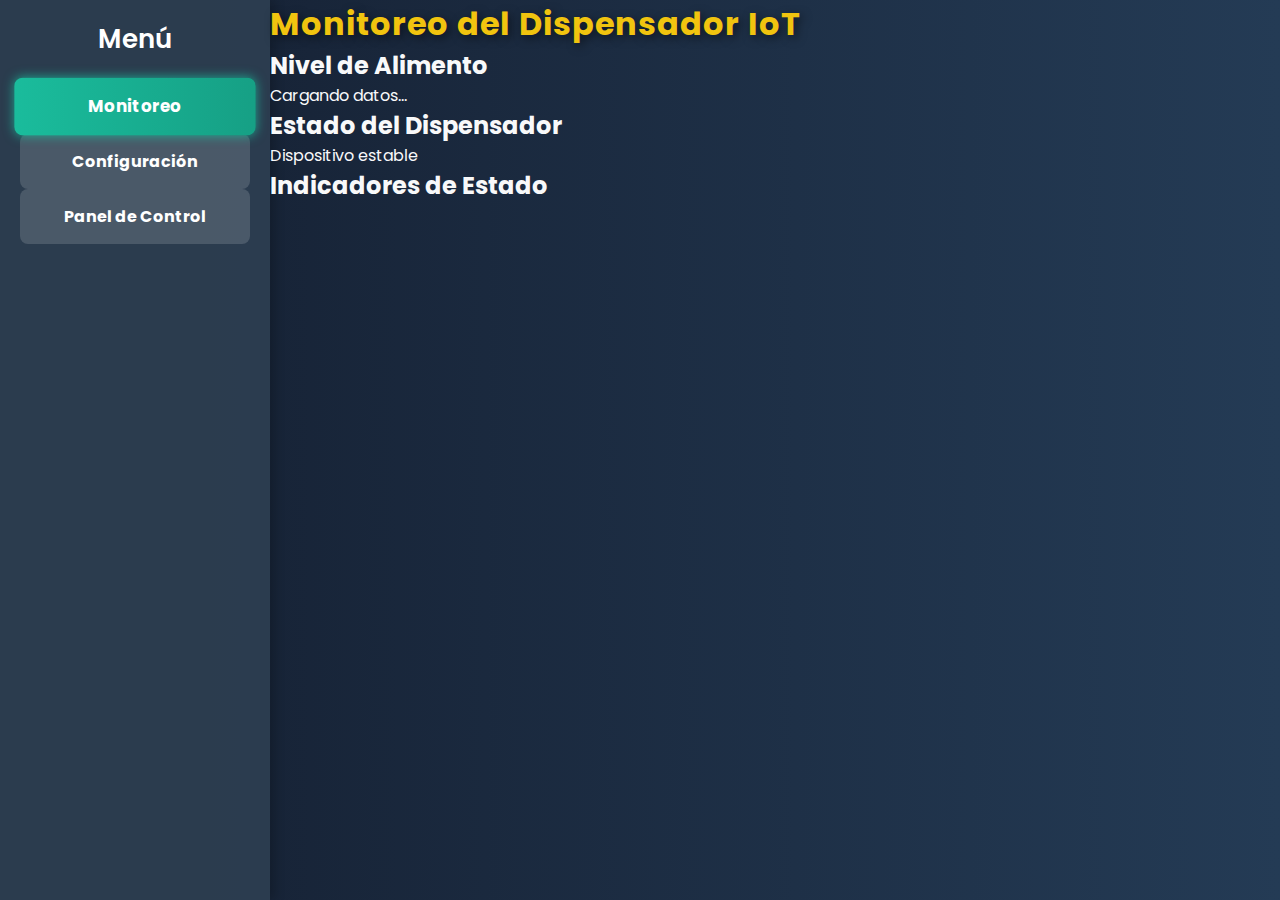
<file: index.html>
<!DOCTYPE html>
<html lang="es">
<head>
    <meta charset="UTF-8">
    <meta name="viewport" content="width=device-width, initial-scale=1.0">
    <title>Monitoreo - Dispensador IoT</title>
    <link rel="stylesheet" href="styles.css">
</head>
<body>

    <aside class="sidebar">
        <h2>Menú</h2>
        <ul>
            <li><a href="index.html" class="active">Monitoreo</a></li>
            <li><a href="configuracion.html">Configuración</a></li>
            <li><a href="dashboard.html">Panel de Control</a></li>
        </ul>
    </aside>

    <main class="monitor-container">
        <h1>Monitoreo del Dispensador IoT</h1>

        <section class="monitor-section">
            <h2>Nivel de Alimento</h2>
            <div class="food-level">
                <div class="level-bar" id="level-bar"></div>
            </div>
            <p id="food-status">Cargando datos...</p>
        </section>

        <section class="monitor-section">
            <h2>Estado del Dispensador</h2>
            <div class="tilt-alert" id="tilt-alert">Dispositivo estable</div>
        </section>

        <section class="monitor-section">
            <h2>Indicadores de Estado</h2>
            <div class="led-container">
                <div class="led" id="led-green"></div>
                <div class="led" id="led-orange"></div>
                <div class="led" id="led-red"></div>
            </div>
        </section>
    </main>

    <script src="script.js"></script>
</body>
</html>
</file>
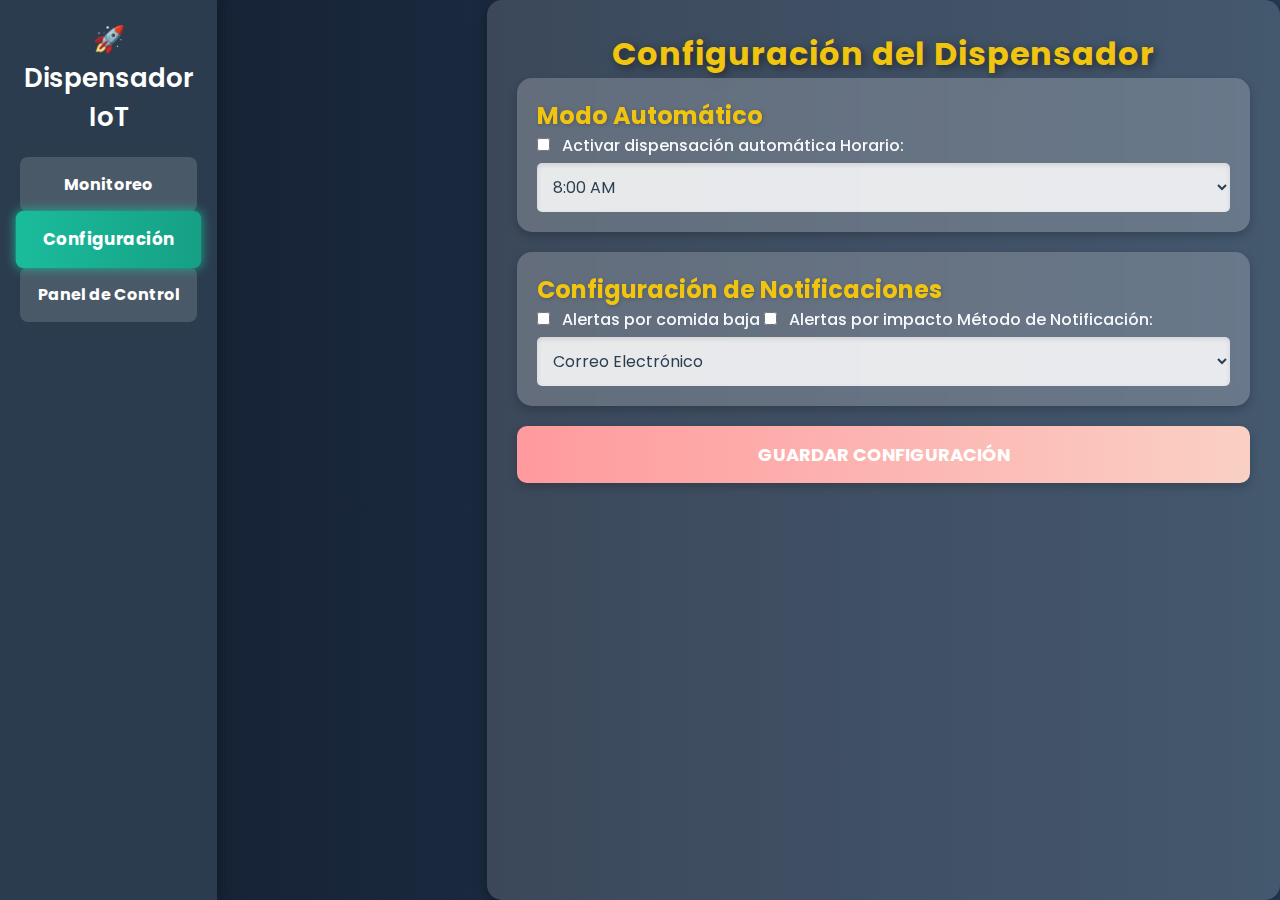
<file: configuracion.html>
<!DOCTYPE html>
<html lang="es">
<head>
    <meta charset="UTF-8">
    <meta name="viewport" content="width=device-width, initial-scale=1.0">
    <title>Configuración - Dispensador IoT</title>
    <link rel="stylesheet" href="styles.css"> <!-- Archivo CSS mejorado -->
    <style>
        @import url('https://fonts.googleapis.com/css2?family=Poppins:wght@300;400;600&display=swap');

        body {
            background: linear-gradient(to right, #141e30, #243b55);
            color: #f8f9fa;
            font-family: 'Poppins', sans-serif;
            display: flex;
            min-height: 100vh;
        }

        .sidebar {
            width: 270px;
            background: rgba(44, 62, 80, 0.95);
            padding: 20px;
            color: white;
            display: flex;
            flex-direction: column;
            align-items: center;
            box-shadow: 5px 0px 10px rgba(0, 0, 0, 0.2);
        }

        .sidebar h2 {
            text-align: center;
            font-size: 26px;
            font-weight: 600;
            margin-bottom: 20px;
        }

        .sidebar ul {
            list-style: none;
            padding: 0;
            width: 100%;
        }

        .sidebar ul li a {
            color: white;
            text-decoration: none;
            display: block;
            padding: 15px;
            text-align: center;
            border-radius: 8px;
            font-weight: bold;
            transition: 0.3s;
            background: rgba(255, 255, 255, 0.15);
        }

        .sidebar ul li a:hover, .sidebar ul li a.active {
            background: linear-gradient(to right, #1abc9c, #16a085);
        }

        .config-container {
            margin-left: 270px;
            padding: 30px;
            width: calc(100% - 270px);
            background: rgba(255, 255, 255, 0.15);
            border-radius: 15px;
            box-shadow: 0 5px 15px rgba(0, 0, 0, 0.3);
        }

        h1 {
            text-align: center;
            font-size: 32px;
            color: #f1c40f;
            text-shadow: 3px 3px 10px rgba(0, 0, 0, 0.5);
            letter-spacing: 1px;
        }

        .config-section {
            background: rgba(255, 255, 255, 0.2);
            padding: 20px;
            margin-bottom: 20px;
            border-radius: 15px;
            box-shadow: 0 4px 10px rgba(0, 0, 0, 0.2);
            transition: 0.3s ease-in-out;
            backdrop-filter: blur(8px);
        }

        .config-section:hover {
            transform: scale(1.03);
            box-shadow: 0 8px 20px rgba(0, 0, 0, 0.3);
        }

        .config-section h2 {
            color: #f1c40f;
            font-weight: 700;
            text-shadow: 1px 1px 4px rgba(0, 0, 0, 0.2);
        }

        label {
            font-weight: 500;
            font-size: 16px;
            color: #f8f9fa;
        }

        input[type="text"], input[type="number"], select, input[type="file"] {
            width: 100%;
            padding: 12px;
            margin-top: 5px;
            border: none;
            border-radius: 5px;
            background: rgba(255, 255, 255, 0.85);
            color: #2c3e50;
            font-size: 16px;
            box-shadow: inset 0 2px 5px rgba(0, 0, 0, 0.1);
        }

        input[type="checkbox"] {
            margin-right: 8px;
        }

        .save-btn {
            width: 100%;
            padding: 15px;
            background: linear-gradient(to right, #ff9a9e, #fad0c4);
            border: none;
            border-radius: 10px;
            color: white;
            font-size: 18px;
            cursor: pointer;
            font-weight: bold;
            transition: 0.3s;
            text-transform: uppercase;
            box-shadow: 0 4px 10px rgba(0, 0, 0, 0.2);
        }

        .save-btn:hover {
            background: linear-gradient(to right, #ff758c, #ff7eb3);
            transform: scale(1.05);
            box-shadow: 0 6px 15px rgba(0, 0, 0, 0.3);
        }
    </style>
</head>
<body>

    <aside class="sidebar">
        <h2>🚀 Dispensador IoT</h2>
        <ul>
            <li><a href="./index.html">Monitoreo</a></li>
            <li><a href="configuracion.html" class="active">Configuración</a></li>
            <li><a href="dashboard.html">Panel de Control</a></li>
        </ul>
    </aside>

    <main class="config-container">
        <h1>Configuración del Dispensador</h1>

        <section class="config-section">
            <h2>Modo Automático</h2>
            <label>
                <input type="checkbox" id="auto-dispensing"> Activar dispensación automática
            </label>
            <label for="schedule">Horario:</label>
            <select id="schedule">
                <option value="8:00">8:00 AM</option>
                <option value="12:00">12:00 PM</option>
                <option value="18:00">6:00 PM</option>
            </select>
        </section>

        <section class="config-section">
            <h2>Configuración de Notificaciones</h2>
            <label>
                <input type="checkbox" id="low-food-alert"> Alertas por comida baja
            </label>
            <label>
                <input type="checkbox" id="impact-alert"> Alertas por impacto
            </label>
            <label for="notification-method">Método de Notificación:</label>
            <select id="notification-method">
                <option value="email">Correo Electrónico</option>
                <option value="sms">SMS</option>
                <option value="whatsapp">WhatsApp</option>
                <option value="push">Notificaciones Push</option>
            </select>
        </section>

        <button class="save-btn">Guardar Configuración</button>
    </main>
    
    
</body>
</html>
</file>
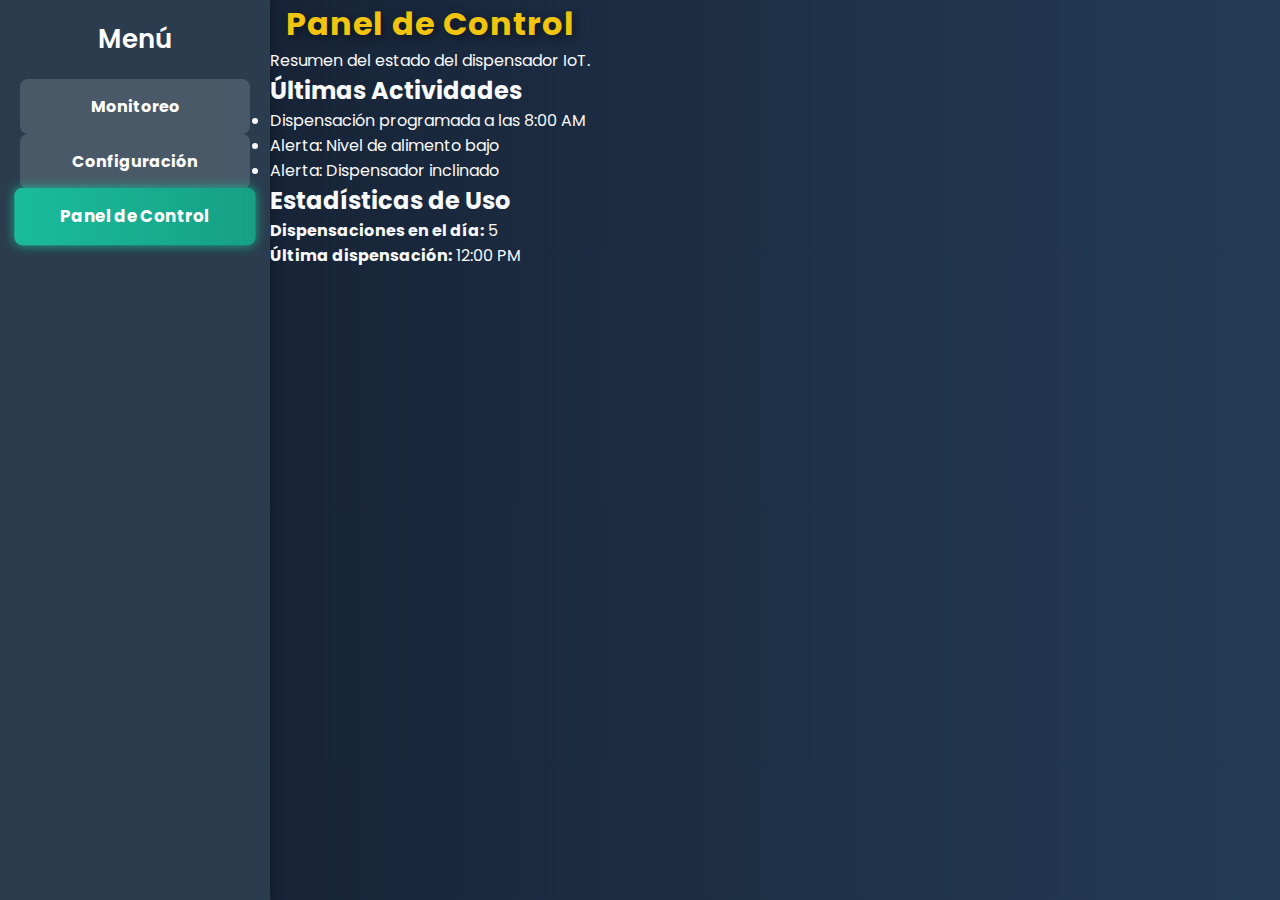
<file: dashboard.html>
<!DOCTYPE html>
<html lang="es">
<head>
    <meta charset="UTF-8">
    <meta name="viewport" content="width=device-width, initial-scale=1.0">
    <title>Panel de Control - Dispensador IoT</title>
    <link rel="stylesheet" href="styles.css">
</head>
<body>

    <aside class="sidebar">
        <h2>Menú</h2>
        <ul>
            <li><a href="index.html">Monitoreo</a></li>
            <li><a href="configuracion.html">Configuración</a></li>
            <li><a href="dashboard.html" class="active">Panel de Control</a></li>
        </ul>
    </aside>

    <main class="dashboard-container">
        <h1>Panel de Control</h1>
        <p>Resumen del estado del dispensador IoT.</p>

        <section class="dashboard-section">
            <h2>Últimas Actividades</h2>
            <ul id="activity-log">
                <li>Dispensación programada a las 8:00 AM</li>
                <li>Alerta: Nivel de alimento bajo</li>
                <li>Alerta: Dispensador inclinado</li>
            </ul>
        </section>

        <section class="dashboard-section">
            <h2>Estadísticas de Uso</h2>
            <p><strong>Dispensaciones en el día:</strong> <span id="dispenses-today">5</span></p>
            <p><strong>Última dispensación:</strong> <span id="last-dispense">12:00 PM</span></p>
        </section>
    </main>

</body>
</html>
</file>
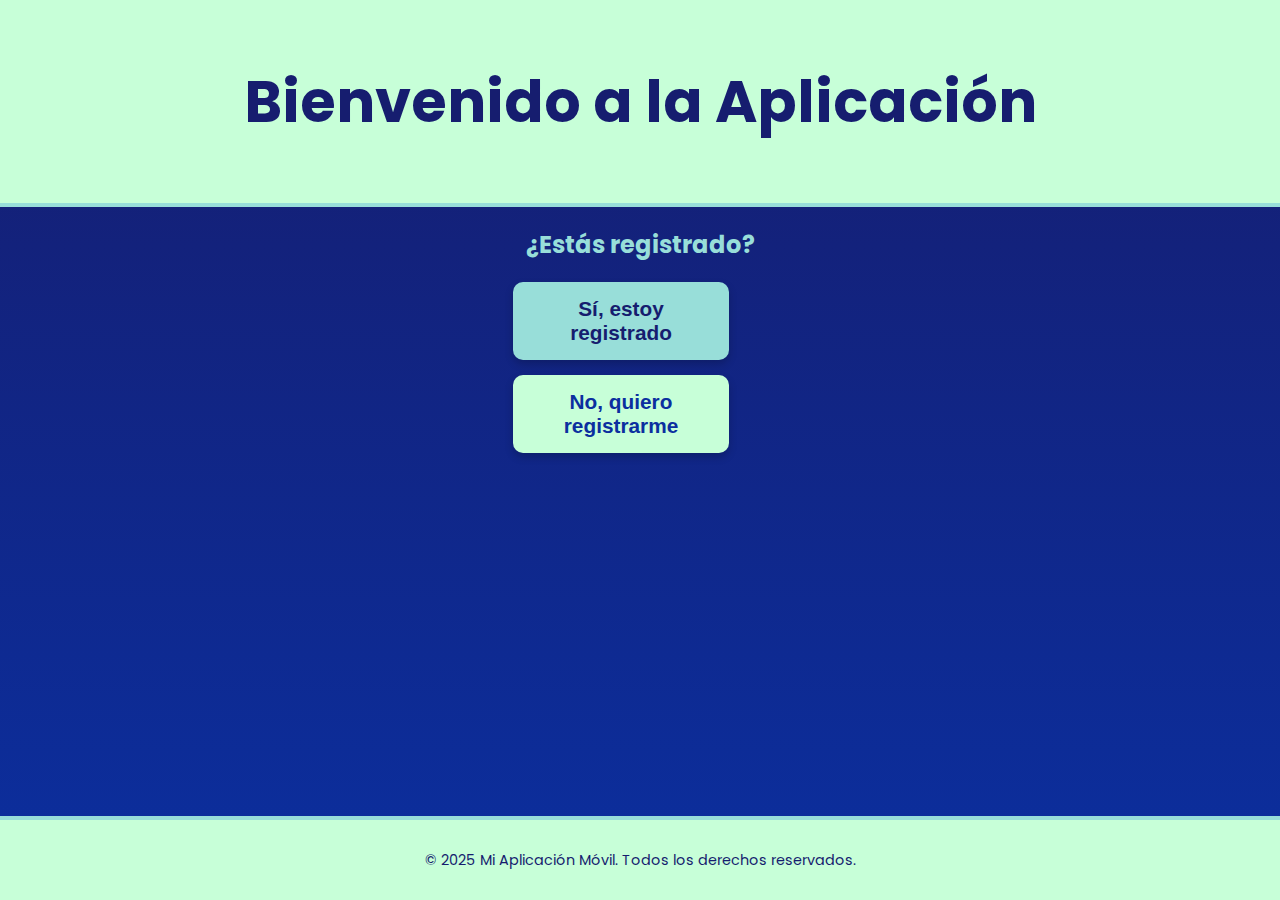
<file: inicio.html>
<!DOCTYPE html>
<html lang="es">
<head>
    <meta charset="UTF-8">
    <meta name="viewport" content="width=device-width, initial-scale=1.0, user-scalable=no">
    <title>Inicio</title>
    <link href="https://fonts.googleapis.com/css2?family=Poppins:wght@300;400;700&display=swap" rel="stylesheet">
    <style>
        body {
            font-family: 'Poppins', sans-serif;
            text-align: center;
            background: linear-gradient(180deg, #161D6F, #0B2F9F);
            margin: 0;
            padding: 0;
            display: flex;
            flex-direction: column;
            justify-content: center;
            align-items: center;
            height: 100vh;
            color: #98DED9;
        }
        header {
            background: #C7FFD8;
            color: #161D6F;
            padding: 20px;
            font-size: 1.8em;
            font-weight: 700;
            width: 100%;
            text-align: center;
            border-bottom: 4px solid #98DED9;
        }
        main {
            display: flex;
            flex-direction: column;
            align-items: center;
            width: 100%;
        }
        button {
            display: block;
            width: 85%;
            max-width: 320px;
            margin: 15px 0;
            padding: 15px;
            font-size: 1.3em;
            border: none;
            border-radius: 10px;
            cursor: pointer;
            transition: background 0.3s, transform 0.2s;
            font-weight: 600;
        }
        button:first-of-type {
            background-color: #98DED9;
            color: #161D6F;
            box-shadow: 0 4px 8px rgba(0, 0, 0, 0.2);
        }
        button:last-of-type {
            background-color: #C7FFD8;
            color: #0B2F9F;
            box-shadow: 0 4px 8px rgba(0, 0, 0, 0.2);
        }
        button:hover {
            opacity: 0.85;
            transform: scale(1.05);
        }
        footer {
            margin-top: auto;
            padding: 15px;
            background: #C7FFD8;
            color: #161D6F;
            width: 100%;
            text-align: center;
            border-top: 4px solid #98DED9;
            font-size: 0.9em;
        }
    </style>
</head>
<body>
    <header>
        <h1>Bienvenido a la Aplicación</h1>
    </header>
    
    <main>
        <section id="inicio">
            <h2>¿Estás registrado?</h2>
            <button onclick="location.href='login.html'">Sí, estoy registrado</button>
            <button onclick="location.href='registro.html'">No, quiero registrarme</button>
        </section>
    </main>
    
    <footer>
        <p>&copy; 2025 Mi Aplicación Móvil. Todos los derechos reservados.</p>
    </footer>
</body>
</html>
</file>
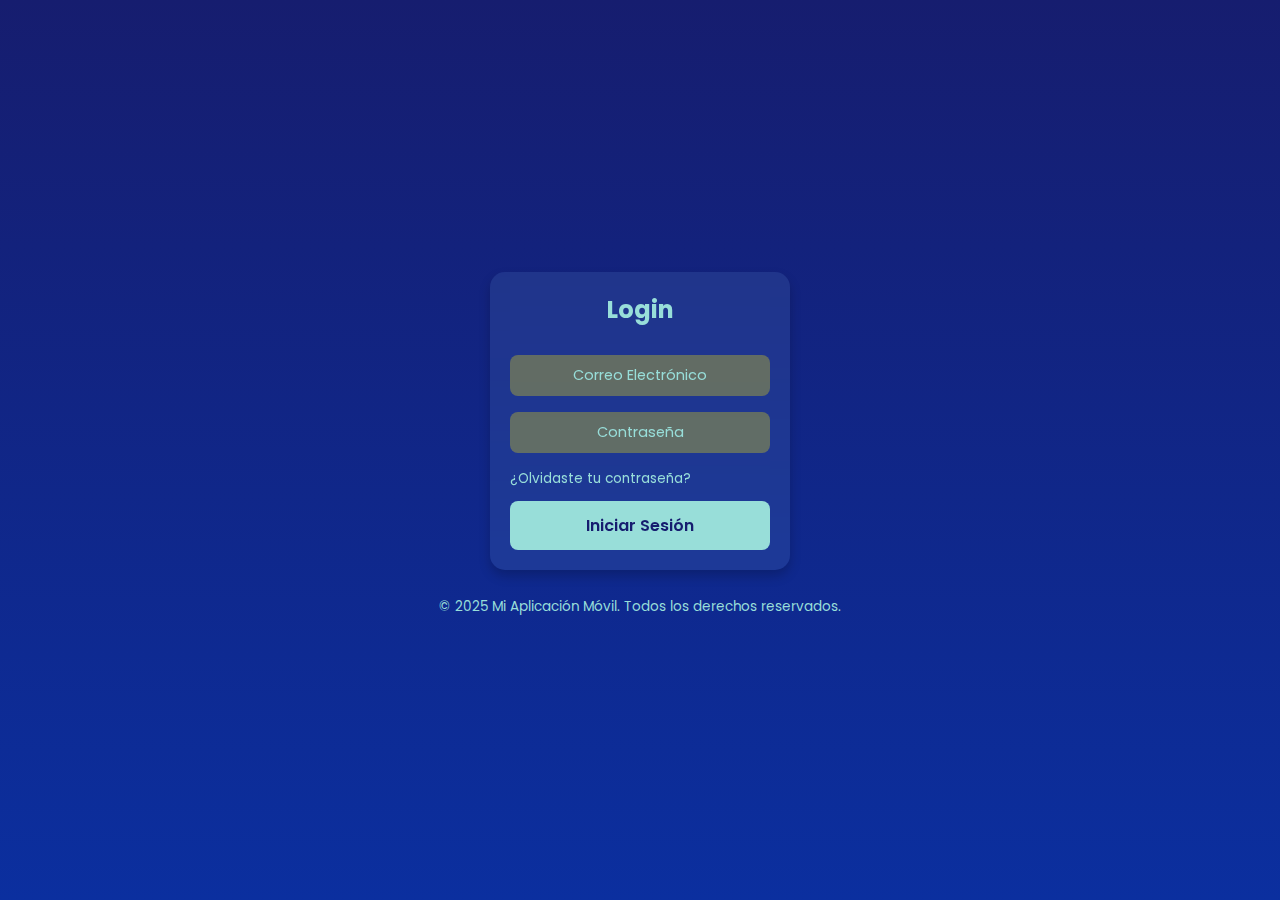
<file: login.html>
<!DOCTYPE html>
<html lang="es">
<head>
    <meta charset="UTF-8">
    <meta name="viewport" content="width=device-width, initial-scale=1.0, user-scalable=no">
    <title>Login</title>
    <link href="https://fonts.googleapis.com/css2?family=Poppins:wght@300;400;700&display=swap" rel="stylesheet">
    <style>
        /* Reset de estilos */
        * {
            margin: 0;
            padding: 0;
            box-sizing: border-box;
            font-family: 'Poppins', sans-serif;
        }

        /* Estilo del cuerpo */
        body {
            display: flex;
            background: linear-gradient(180deg, #161D6F, #0B2F9F);
            justify-content: center;
            align-items: center;
            min-height: 100vh;
            flex-direction: column;
            color: #98DED9;
        }

        /* Menú lateral */
        .sidebar {
            width: 250px;
            height: 100vh;
            background-color: #161D6F;
            padding: 20px;
            color: white;
            position: fixed;
            left: 0;
            top: 0;
        }

        .sidebar h2 {
            text-align: center;
            margin-bottom: 20px;
        }

        .sidebar ul {
            list-style: none;
            padding: 0;
        }

        .sidebar ul li {
            margin: 15px 0;
        }

        .sidebar ul li a {
            color: white;
            text-decoration: none;
            display: block;
            padding: 10px;
            border-radius: 5px;
        }

        .sidebar ul li a:hover,
        .sidebar ul li a.active {
            background-color: #C7FFD8;
            color: #161D6F;
        }

        /* Contenedor principal */
        main {
            width: 85%;
            max-width: 300px;
            background: rgba(87, 123, 193, 0.2);
            padding: 20px;
            border-radius: 15px;
            box-shadow: 0 6px 12px rgba(0, 0, 0, 0.2);
            backdrop-filter: blur(8px);
        }

        h1 {
            margin-bottom: 20px;
            font-size: 24px;
            color: #98DED9;
            text-align: center;
        }

        input {
            width: 100%;
            padding: 10px;
            margin: 8px 0;
            border: none;
            border-radius: 8px;
            background: rgba(255, 235, 0, 0.3);
            color: #FFFFFF;
            font-size: 0.9em;
            text-align: center;
            outline: none;
        }

        input::placeholder {
            color: #98DED9;
        }

        button {
            width: 100%;
            padding: 12px;
            font-size: 1em;
            border: none;
            border-radius: 8px;
            cursor: pointer;
            background: #98DED9;
            color: #161D6F;
            font-weight: 600;
            margin-top: 12px;
            transition: all 0.3s ease;
        }

        button:hover {
            background: #C7FFD8;
            transform: scale(1.03);
        }

        .forgot-password {
            font-size: 0.85em;
            margin-top: 8px;
        }

        .forgot-password a {
            color: #98DED9;
            text-decoration: none;
        }

        footer {
            margin-top: 15px;
            padding: 12px;
            width: 100%;
            text-align: center;
            font-size: 0.85em;
        }
    </style>
</head>
<body>

    <main>
        <form>
            <h1>Login</h1>
            <input type="email" placeholder="Correo Electrónico" required>
            <input type="password" placeholder="Contraseña" required>
            <p class="forgot-password"><a href="#">¿Olvidaste tu contraseña?</a></p>
            <button type="submit">Iniciar Sesión</button>
        </form>
    </main>
    
    <footer>
        <p>&copy; 2025 Mi Aplicación Móvil. Todos los derechos reservados.</p>
    </footer>
</body>
</html>
</file>
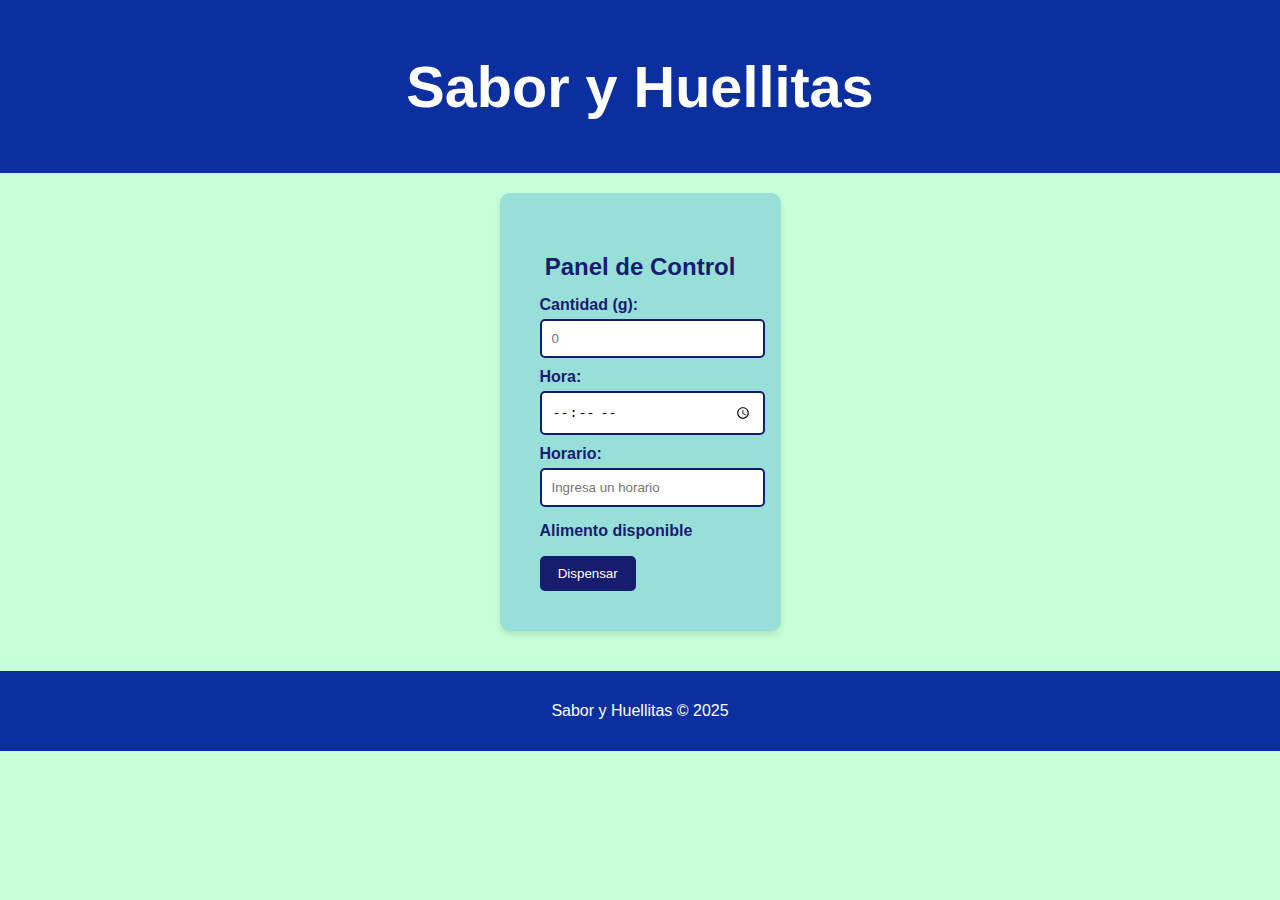
<file: panel.html>
<!DOCTYPE html>
<html lang="es">
<head>
    <meta charset="UTF-8">
    <meta name="viewport" content="width=device-width, initial-scale=1.0">
    <title>Panel de Control</title>
    <link rel="stylesheet" href="stylePanel.css">
</head>
<body>

    <header class="header">
        <h1>Sabor y Huellitas</h1>
    </header>

    <main class="container">
        <section class="control-panel">
            <h2>Panel de Control</h2>

            <label for="cantidad">Cantidad (g):</label>
            <input type="number" id="cantidad" placeholder="0">

            <label for="hora">Hora:</label>
            <input type="time" id="hora">

            <label for="horario">Horario:</label>
            <input type="text" id="horario" placeholder="Ingresa un horario">

            <p class="alimento">Alimento disponible</p>

            <div class="buttons">
                <button class="btn btn-dispensar">Dispensar</button>
              
            </div>
        </section>

       
    </main>

    <footer class="footer">
        <p>Sabor y Huellitas © 2025</p>
    </footer>

</body>
</html>
</file>
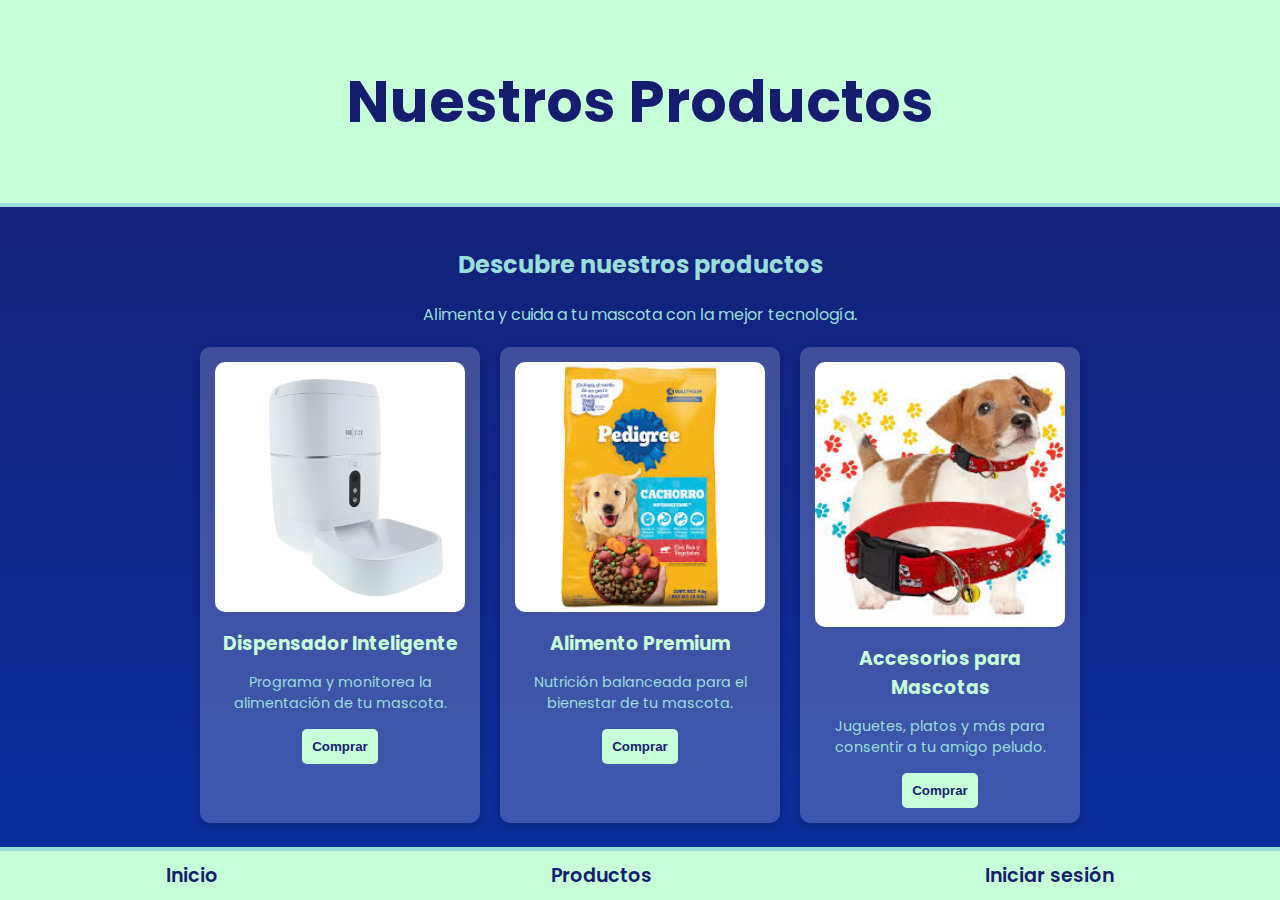
<file: productos.html>
<!DOCTYPE html>
<html lang="es">
<head>
    <meta charset="UTF-8">
    <meta name="viewport" content="width=device-width, initial-scale=1.0, user-scalable=no">
    <title>Sabor y Huellitas - Productos</title>
    <link href="https://fonts.googleapis.com/css2?family=Poppins:wght@300;400;700&display=swap" rel="stylesheet">
    <style>
        body {
            font-family: 'Poppins', sans-serif;
            text-align: center;
            background: linear-gradient(180deg, #161D6F, #0B2F9F);
            margin: 0;
            padding: 0;
            display: flex;
            flex-direction: column;
            align-items: center;
            min-height: 100vh;
            color: #98DED9;
        }
        header {
            background: #C7FFD8;
            color: #161D6F;
            padding: 20px;
            font-size: 1.8em;
            font-weight: 700;
            width: 100%;
            text-align: center;
            border-bottom: 4px solid #98DED9;
        }
        main {
            text-align: center;
            padding: 20px;
            flex-grow: 1;
        }
        .product-section {
            display: flex;
            flex-wrap: wrap;
            justify-content: center;
            gap: 20px;
            margin-top: 20px;
        }
        .product-card {
            background: rgba(255, 255, 255, 0.2);
            padding: 15px;
            border-radius: 10px;
            width: 250px;
            box-shadow: 0 4px 8px rgba(0, 0, 0, 0.2);
            text-align: center;
        }
        .product-card img {
            width: 100%;
            border-radius: 10px;
        }
        .product-card h3 {
            margin: 10px 0;
            color: #C7FFD8;
        }
        .product-card p {
            font-size: 0.9em;
        }
        .buy-button {
            background: #C7FFD8;
            color: #161D6F;
            padding: 10px;
            border: none;
            border-radius: 5px;
            cursor: pointer;
            font-weight: 600;
            transition: background 0.3s;
        }
        .buy-button:hover {
            background: #98DED9;
        }
        nav {
            position: fixed;
            bottom: 0;
            width: 100%;
            background: #C7FFD8;
            display: flex;
            justify-content: space-around;
            padding: 10px 0;
            border-top: 4px solid #98DED9;
        }
        nav a {
            color: #161D6F;
            text-decoration: none;
            font-size: 1.2em;
            font-weight: 600;
        }
        nav a:hover {
            color: #0B2F9F;
        }
    </style>
</head>
<body>
    <header>
        <h1>Nuestros Productos</h1>
    </header>
    
    <main>
        <h2>Descubre nuestros productos</h2>
        <p>Alimenta y cuida a tu mascota con la mejor tecnología.</p>
        
        <section class="product-section">
            <div class="product-card">
                <img src="dispensador2.jpg" alt="Dispensador de alimento">
                <h3>Dispensador Inteligente</h3>
                <p>Programa y monitorea la alimentación de tu mascota.</p>
                <button class="buy-button">Comprar</button>
            </div>
            <div class="product-card">
                <img src="alimento.jpg" alt="Alimento premium">
                <h3>Alimento Premium</h3>
                <p>Nutrición balanceada para el bienestar de tu mascota.</p>
                <button class="buy-button">Comprar</button>
            </div>
            <div class="product-card">
                <img src="collar.jpg" alt="Accesorios para mascotas">
                <h3>Accesorios para Mascotas</h3>
                <p>Juguetes, platos y más para consentir a tu amigo peludo.</p>
                <button class="buy-button">Comprar</button>
            </div>
        </section>
    </main>
    
    <nav>
        <a href="inicio.html">Inicio</a>
        <a href="productos.html">Productos</a>
        <a href="login.html">Iniciar sesión</a>
    </nav>
</body>
</html>
</file>
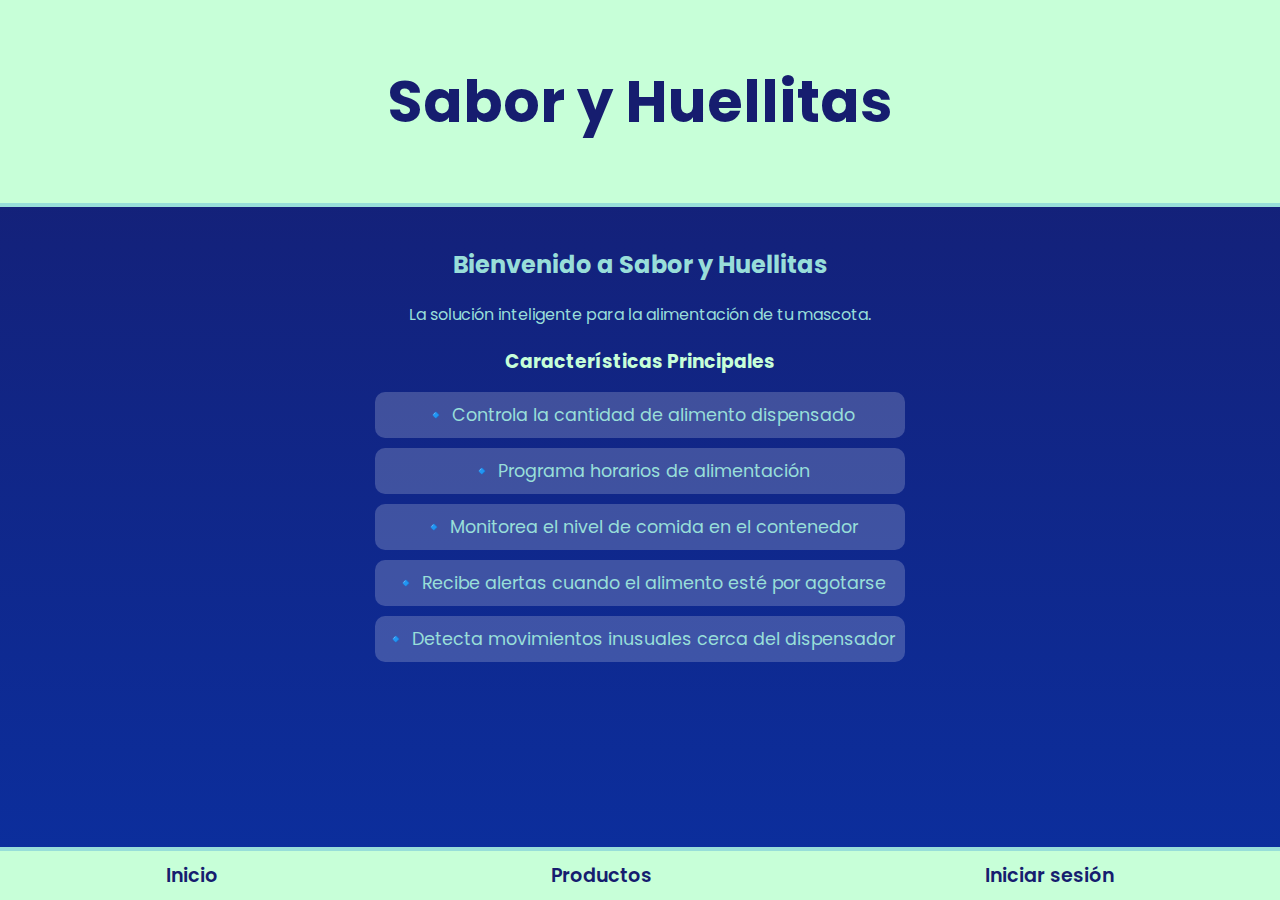
<file: publico.html>
<!DOCTYPE html>
<html lang="es">
<head>
    <meta charset="UTF-8">
    <meta name="viewport" content="width=device-width, initial-scale=1.0, user-scalable=no">
    <title>Sabor y Huellitas</title>
    <link href="https://fonts.googleapis.com/css2?family=Poppins:wght@300;400;700&display=swap" rel="stylesheet">
    <style>
        body {
            font-family: 'Poppins', sans-serif;
            text-align: center;
            background: linear-gradient(180deg, #161D6F, #0B2F9F);
            margin: 0;
            padding: 0;
            display: flex;
            flex-direction: column;
            justify-content: center;
            align-items: center;
            height: 100vh;
            color: #98DED9;
        }
        header {
            background: #C7FFD8;
            color: #161D6F;
            padding: 20px;
            font-size: 1.8em;
            font-weight: 700;
            width: 100%;
            text-align: center;
            border-bottom: 4px solid #98DED9;
        }
        main {
            text-align: center;
            padding: 20px;
            flex-grow: 1;
        }
        .feature-section {
            margin-top: 20px;
        }
        .feature-section h3 {
            color: #C7FFD8;
            margin-bottom: 10px;
        }
        .feature-list {
            list-style: none;
            padding: 0;
        }
        .feature-list li {
            font-size: 1.1em;
            margin: 10px 0;
            background: rgba(255, 255, 255, 0.2);
            padding: 10px;
            border-radius: 10px;
        }
        nav {
            position: fixed;
            bottom: 0;
            width: 100%;
            background: #C7FFD8;
            display: flex;
            justify-content: space-around;
            padding: 10px 0;
            border-top: 4px solid #98DED9;
        }
        nav a {
            color: #161D6F;
            text-decoration: none;
            font-size: 1.2em;
            font-weight: 600;
        }
        nav a:hover {
            color: #0B2F9F;
        }
    </style>
</head>
<body>
    <header>
        <h1>Sabor y Huellitas</h1>
    </header>
    
    <main>
        <h2>Bienvenido a Sabor y Huellitas</h2>
        <p>La solución inteligente para la alimentación de tu mascota.</p>
        
        <section class="feature-section">
            <h3>Características Principales</h3>
            <ul class="feature-list">
                <li>🔹 Controla la cantidad de alimento dispensado</li>
                <li>🔹 Programa horarios de alimentación</li>
                <li>🔹 Monitorea el nivel de comida en el contenedor</li>
                <li>🔹 Recibe alertas cuando el alimento esté por agotarse</li>
                <li>🔹 Detecta movimientos inusuales cerca del dispensador</li>
            </ul>
        </section>
    </main>
    
    <nav>
        <a href="publico.html">Inicio</a>
        <a href="productos.html">Productos</a>
        <a href="inicio.html">Iniciar sesión</a>
    </nav>
</body>
</html>
</file>
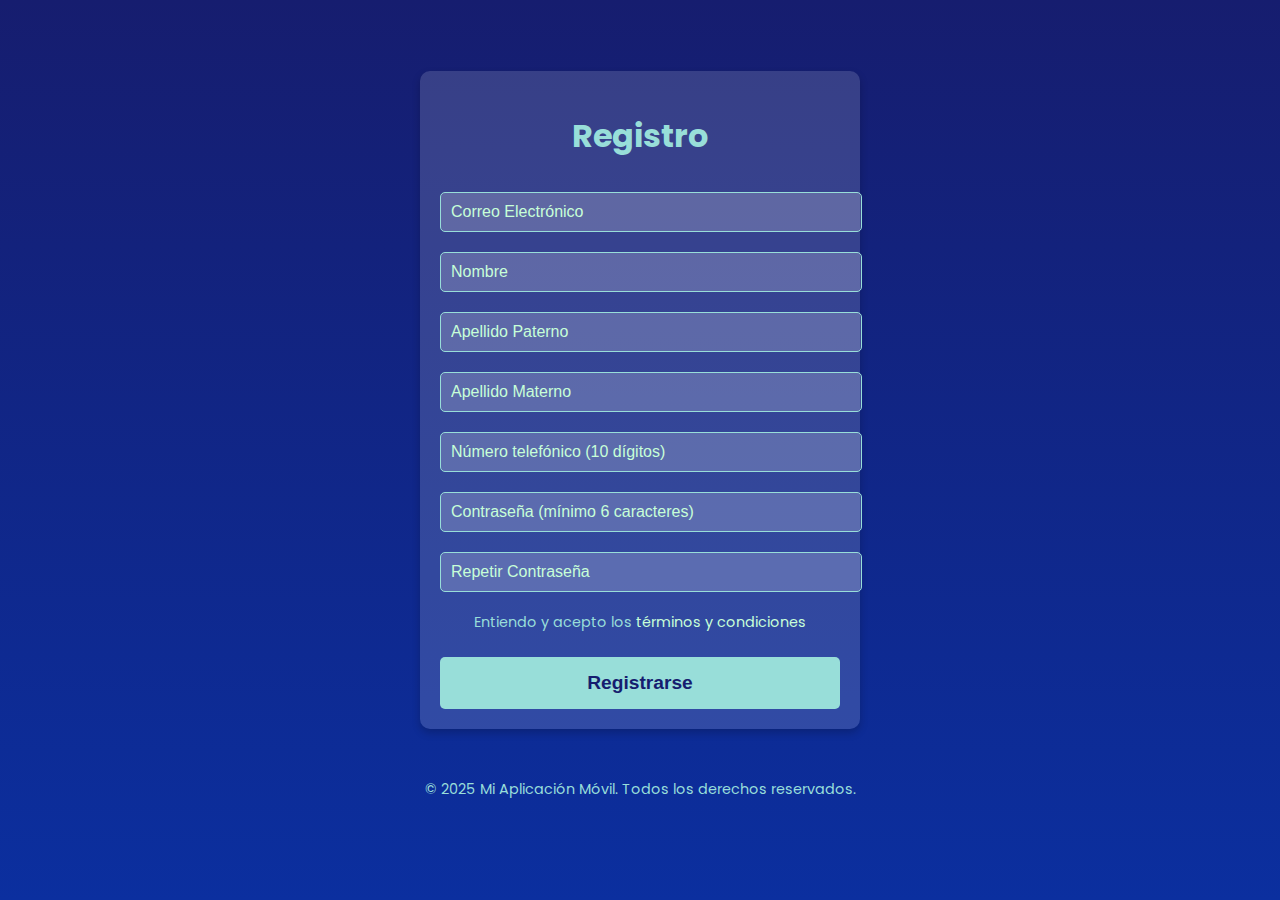
<file: registro.html>
<!DOCTYPE html>
<html lang="es">
<head>
    <meta charset="UTF-8">
    <meta name="viewport" content="width=device-width, initial-scale=1.0, user-scalable=no">
    <title>Registro</title>
    <link href="https://fonts.googleapis.com/css2?family=Poppins:wght@300;400;700&display=swap" rel="stylesheet">
    <style>
        body {
            font-family: 'Poppins', sans-serif;
            text-align: center;
            background: linear-gradient(180deg, #161D6F, #0B2F9F);
            margin: 0;
            padding: 0;
            display: flex;
            flex-direction: column;
            justify-content: center;
            align-items: center;
            min-height: 100vh;
            color: #98DED9;
        }
        header {
            background: #C7FFD8;
            color: #161D6F;
            padding: 20px;
            font-size: 1.8em;
            font-weight: 700;
            width: 100%;
            text-align: center;
            border-bottom: 4px solid #98DED9;
        }
        main {
            width: 90%;
            max-width: 400px;
            background: rgba(255, 255, 255, 0.15);
            padding: 20px;
            border-radius: 10px;
            box-shadow: 0 4px 8px rgba(0, 0, 0, 0.2);
        }
        input {
            width: 100%;
            padding: 10px;
            margin: 10px 0;
            border: 1px solid #98DED9;
            border-radius: 5px;
            background: rgba(255, 255, 255, 0.2);
            color: #FFFFFF;
            font-size: 1em;
        }
        input::placeholder {
            color: #C7FFD8;
        }
        button {
            width: 100%;
            padding: 15px;
            font-size: 1.2em;
            border: none;
            border-radius: 5px;
            cursor: pointer;
            background: #98DED9;
            color: #161D6F;
            font-weight: 600;
            margin-top: 10px;
        }
        button:hover {
            background: #C7FFD8;
        }
        .terms {
            font-size: 0.9em;
            margin-top: 10px;
        }
        .terms a {
            color: #C7FFD8;
            text-decoration: none;
        }
        footer {
            margin-top: 20px;
            padding: 15px;
            width: 100%;
            text-align: center;
            font-size: 0.9em;
        }
    </style>
</head>
<body>

    
    <main>
        <form>
            
            <h1>Registro</h1>
            
            <input type="email" placeholder="Correo Electrónico" required>
            <input type="text" placeholder="Nombre" required>
            <input type="text" placeholder="Apellido Paterno" required>
            <input type="text" placeholder="Apellido Materno" required>
            <input type="tel" placeholder="Número telefónico (10 dígitos)" required>
            <input type="password" placeholder="Contraseña (mínimo 6 caracteres)" required>
            <input type="password" placeholder="Repetir Contraseña" required>
            <p class="terms">Entiendo y acepto los <a href="#">términos y condiciones</a></p>
            <button type="submit">Registrarse</button>
        </form>
    </main>
    
    <footer>
        <p>&copy; 2025 Mi Aplicación Móvil. Todos los derechos reservados.</p>
    </footer>
</body>
</html>
</file>
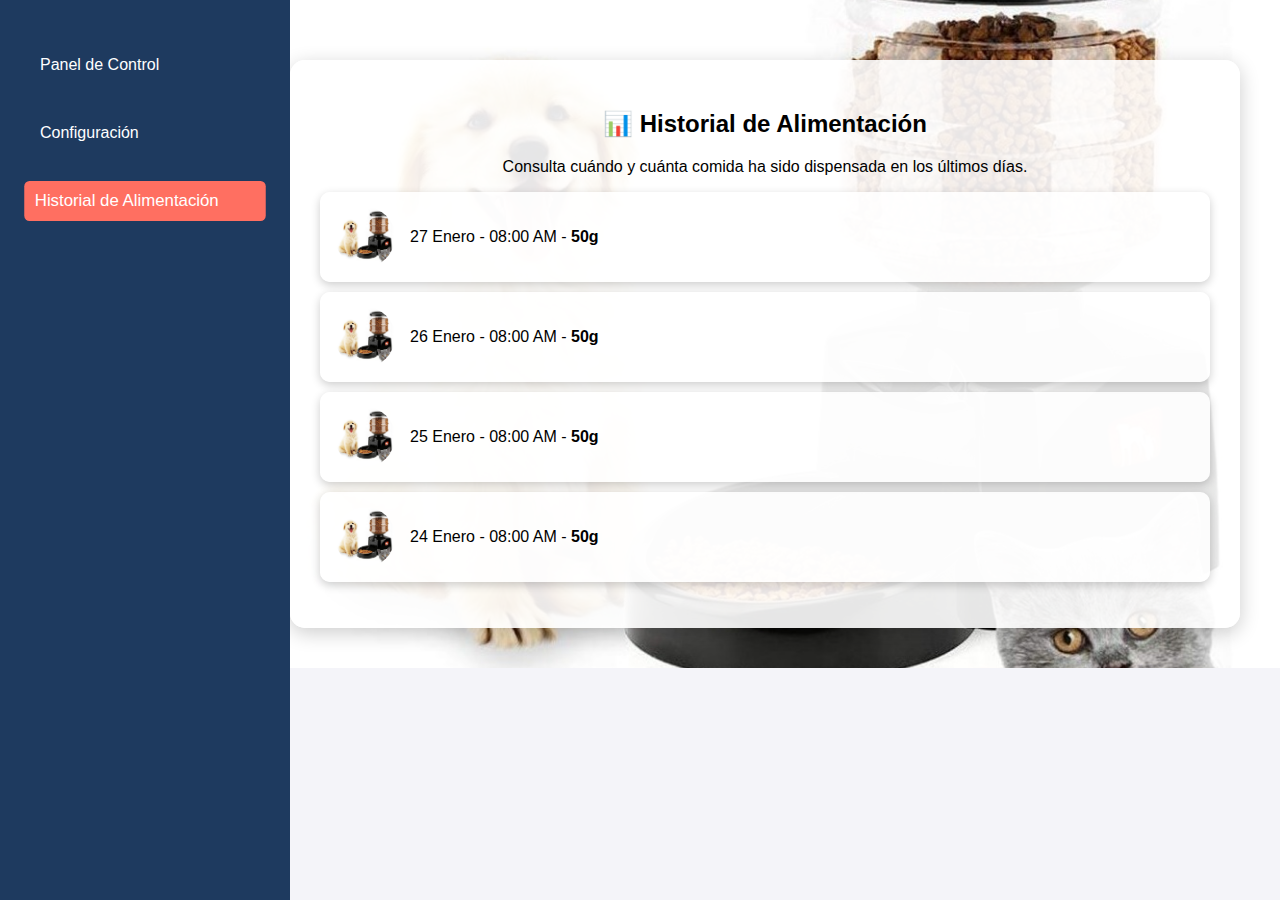
<file: ventas.html>
<!DOCTYPE html>
<html lang="es">
<head>
    <meta charset="UTF-8">
    <meta name="viewport" content="width=device-width, initial-scale=1.0">
    <title>Dispensador de Alimentos IoT</title>
    <link rel="stylesheet" href="styleVentas.css">
    <style>
    </style>
    <script>
        function toggleMenu() {
            document.querySelector('.sidebar').classList.toggle('active');
        }
    </script>
</head>
<body>
    <button class="menu-toggle" onclick="toggleMenu()">☰</button>
    <div class="sidebar">
        <ul>
            <li><a href="#caracteristicas" onclick="toggleMenu()">Panel de Control</a></li>
            <li><a href="#tienda" onclick="toggleMenu()">Configuración</a></li>
            <li><a href="#historial" class="active" onclick="toggleMenu()">Historial de Alimentación</a></li>
        </ul>
    </div>
    <div class="content">
        <section id="historial" class="historial">
            <h2>📊 Historial de Alimentación</h2>
            <p>Consulta cuándo y cuánta comida ha sido dispensada en los últimos días.</p>
            <ul>
                <li class="historial-item"><img src="dispensador.jpg" alt="Dispensador"><span>27 Enero - 08:00 AM - <strong>50g</strong></span></li>
                <li class="historial-item"><img src="dispensador.jpg" alt="Dispensador"><span>26 Enero - 08:00 AM - <strong>50g</strong></span></li>
                <li class="historial-item"><img src="dispensador.jpg" alt="Dispensador"><span>25 Enero - 08:00 AM - <strong>50g</strong></span></li>
                <li class="historial-item"><img src="dispensador.jpg" alt="Dispensador"><span>24 Enero - 08:00 AM - <strong>50g</strong></span></li>
            </ul>
        </section>
    </div>
</body>
</html>
</file>
<file: styles.css>
@import url('https://fonts.googleapis.com/css2?family=Poppins:wght@300;400;600&display=swap');
    
        * {
            margin: 0;
            padding: 0;
            box-sizing: border-box;
            font-family: 'Poppins', sans-serif;
        }
    
        body {
            background: linear-gradient(to right, #141e30, #243b55);
            color: #f8f9fa;
            display: flex;
            min-height: 100vh;
            overflow-x: hidden;
            animation: fadeIn 1s ease-in-out;
        }
    
        @keyframes fadeIn {
            from { opacity: 0; }
            to { opacity: 1; }
        }
    
        ::-webkit-scrollbar {
            width: 8px;
        }
    
        ::-webkit-scrollbar-thumb {
            background: #1abc9c;
            border-radius: 10px;
        }
    
        .sidebar {
            width: 270px;
            background: rgba(44, 62, 80, 0.95);
            padding: 20px;
            color: white;
            display: flex;
            flex-direction: column;
            align-items: center;
            box-shadow: 5px 0px 10px rgba(0, 0, 0, 0.2);
            transition: all 0.3s ease-in-out;
        }
    
        .sidebar h2 {
            text-align: center;
            font-size: 26px;
            font-weight: 600;
            margin-bottom: 20px;
        }
    
        .sidebar ul {
            list-style: none;
            padding: 0;
            width: 100%;
        }
    
        .sidebar ul li a {
            color: white;
            text-decoration: none;
            display: block;
            padding: 15px;
            text-align: center;
            border-radius: 8px;
            font-weight: bold;
            transition: 0.3s;
            background: rgba(255, 255, 255, 0.15);
        }
    
        .sidebar ul li a:hover, .sidebar ul li a.active {
            background: linear-gradient(to right, #1abc9c, #16a085);
            transform: scale(1.05);
            box-shadow: 0px 0px 10px rgba(26, 188, 156, 0.8);
        }
    
        .config-container {
            margin-left: 270px;
            padding: 30px;
            width: calc(100% - 270px);
            background: rgba(255, 255, 255, 0.1);
            border-radius: 15px;
            box-shadow: 0 5px 15px rgba(0, 0, 0, 0.3);
        }
    
        h1 {
            text-align: center;
            font-size: 32px;
            color: #f1c40f;
            text-shadow: 3px 3px 10px rgba(0, 0, 0, 0.5);
            letter-spacing: 1px;
            animation: fadeInDown 1s ease-in-out;
        }
    
        @keyframes fadeInDown {
            from { transform: translateY(-30px); opacity: 0; }
            to { transform: translateY(0); opacity: 1; }
        }
    
        .config-section {
            background: rgba(255, 255, 255, 0.2);
            padding: 20px;
            margin-bottom: 20px;
            border-radius: 15px;
            box-shadow: 0 4px 10px rgba(0, 0, 0, 0.2);
            transition: 0.3s ease-in-out;
            backdrop-filter: blur(8px);
        }
    
        .config-section:hover {
            transform: scale(1.03);
            box-shadow: 0 8px 20px rgba(0, 0, 0, 0.3);
        }
    
        .config-section h2 {
            color: #f1c40f;
            font-weight: 700;
            text-shadow: 1px 1px 4px rgba(0, 0, 0, 0.2);
        }
    
        label {
            font-weight: 500;
            font-size: 16px;
            color: #f8f9fa;
        }
    
        input[type="text"], input[type="number"], select, input[type="file"] {
            width: 100%;
            padding: 12px;
            margin-top: 5px;
            border: none;
            border-radius: 5px;
            background: rgba(255, 255, 255, 0.9);
            color: #2c3e50;
            font-size: 16px;
            box-shadow: inset 0 2px 5px rgba(0, 0, 0, 0.1);
        }
    
        input[type="checkbox"] {
            margin-right: 8px;
        }
    
        .save-btn {
            width: 100%;
            padding: 15px;
            background: linear-gradient(to right, #ff9a9e, #fad0c4);
            border: none;
            border-radius: 10px;
            color: white;
            font-size: 18px;
            cursor: pointer;
            font-weight: bold;
            transition: 0.3s;
            text-transform: uppercase;
            box-shadow: 0 4px 10px rgba(0, 0, 0, 0.2);
            animation: pulse 2s infinite;
        }
    
        @keyframes pulse {
            0% { box-shadow: 0 0 10px rgba(255, 121, 140, 0.7); }
            50% { box-shadow: 0 0 20px rgba(255, 121, 140, 0.9); }
            100% { box-shadow: 0 0 10px rgba(255, 121, 140, 0.7); }
        }
    
        .save-btn:hover {
            background: linear-gradient(to right, #ff758c, #ff7eb3);
            transform: scale(1.05);
            box-shadow: 0 6px 15px rgba(0, 0, 0, 0.3);
        }
</file>
<file: stylePanel.css>
/* Estilos generales */
body {
    font-family: Arial, sans-serif;
    margin: 0;
    padding: 0;
    background-color: #C7FFD8;
    color: #161D6F;
    display: flex;
    flex-direction: column;
    align-items: center;
}

/* Header */
.header {
    width: 100%;
    background-color: #0B2F9F;
    color: white;
    text-align: center;
    padding: 15px 0;
    font-size: 1.8rem;
}

/* Contenedor principal */
.container {
    display: flex;
    flex-wrap: wrap;
    justify-content: center;
    gap: 20px;
    padding: 20px;
    max-width: 1200px;
}

/* Panel de control */
.control-panel {
    background-color: #98DED9;
    padding: 40px;
    border-radius: 10px;
    width: 100%;
    max-width: 500px;
    box-shadow: 0px 4px 6px rgba(0, 0, 0, 0.1);
}

.control-panel h2 {
    text-align: center;
    margin-bottom: 15px;
}

label {
    font-weight: bold;
    display: block;
    margin-top: 10px;
}

input {
    width: 100%;
    padding: 10px;
    margin-top: 5px;
    border: 2px solid #161D6F;
    border-radius: 5px;
}

.alimento {
    margin-top: 15px;
    font-weight: bold;
}

/* Botones */
.buttons {
    display: flex;
    justify-content: space-between;
    margin-top: 15px;
}

.btn {
    background-color: #161D6F;
    color: white;
    padding: 10px 15px;
    border: none;
    border-radius: 5px;
    cursor: pointer;
    width: 48%;
    text-align: center;
}
.btn volver{
    
}

.btn:hover {
    background-color: #0B2F9F;
}




/* Footer */
.footer {
    width: 100%;
    background-color: #0B2F9F;
    color: white;
    text-align: center;
    padding: 15px;
    font-size: 1rem;
    margin-top: 20px;
}

/* Diseño Responsivo */
@media screen and (max-width: 768px) {
    .container {
        flex-direction: column;
        align-items: center;
    }
    .buttons {
        flex-direction: column;
    }
    .btn {
        width: 100%;
        margin-bottom: 10px;
    }
}
</file>
<file: styleVentas.css>
body {
    font-family: 'Poppins', sans-serif;
    margin: 0;
    padding: 0;
    background-color: #f4f4f9;
    display: flex;
}
.sidebar {
    width: 250px;
    background: #1e3a5f;
    color: white;
    height: 100vh;
    padding: 20px;
    position: fixed;
    top: 0;
    left: 0;
    overflow-y: auto;
    transition: transform 0.3s ease-in-out;
    z-index: 1000;
}
.menu-toggle {
    display: none;
    position: fixed;
    left: 10px;
    top: 10px;
    background: #ff6f61;
    color: white;
    border: none;
    padding: 10px;
    font-size: 20px;
    cursor: pointer;
    border-radius: 5px;
    z-index: 1100;
}
.sidebar ul {
    list-style: none;
    padding: 0;
}
.sidebar ul li {
    padding: 10px;
    margin-bottom: 10px;
}
.sidebar ul li a {
    color: white;
    text-decoration: none;
    display: block;
    padding: 10px;
    border-radius: 5px;
    font-size: 16px;
    transition: 0.3s;
}
.sidebar ul li a.active, .sidebar ul li a:hover {
    background: #ff6f61;
    transform: scale(1.05);
}
.content {
    flex: 1;
    padding: 40px;
    background: url('/dispensador.jpg') no-repeat center center/cover;
    margin-left: 250px;
    transition: margin-left 0.3s ease-in-out;
    width: 100%;
}
.historial {
    background: rgba(255, 255, 255, 0.9);
    padding: 30px;
    border-radius: 15px;
    box-shadow: 0 5px 20px rgba(0, 0, 0, 0.2);
    text-align: center;
    margin-top: 20px;
}
.historial ul {
    list-style: none;
    padding: 0;
}
.historial-item {
    display: flex;
    align-items: center;
    background: rgba(255, 255, 255, 0.85);
    padding: 15px;
    margin: 10px 0;
    border-radius: 10px;
    box-shadow: 0 3px 10px rgba(0, 0, 0, 0.2);
    transition: transform 0.2s ease-in-out;
}
.historial-item:hover {
    transform: scale(1.02);
    box-shadow: 0 5px 15px rgba(0, 0, 0, 0.3);
}
.historial-item img {
    width: 60px;
    height: 60px;
    border-radius: 50%;
    margin-right: 15px;
}
@media screen and (max-width: 768px) {
    .menu-toggle {
        display: block;
    }
    .sidebar {
        transform: translateX(-100%);
    }
    .sidebar.active {
        transform: translateX(0);
    }
    .content {
        margin-left: 0;
        padding: 20px;
    }
}
</file>
